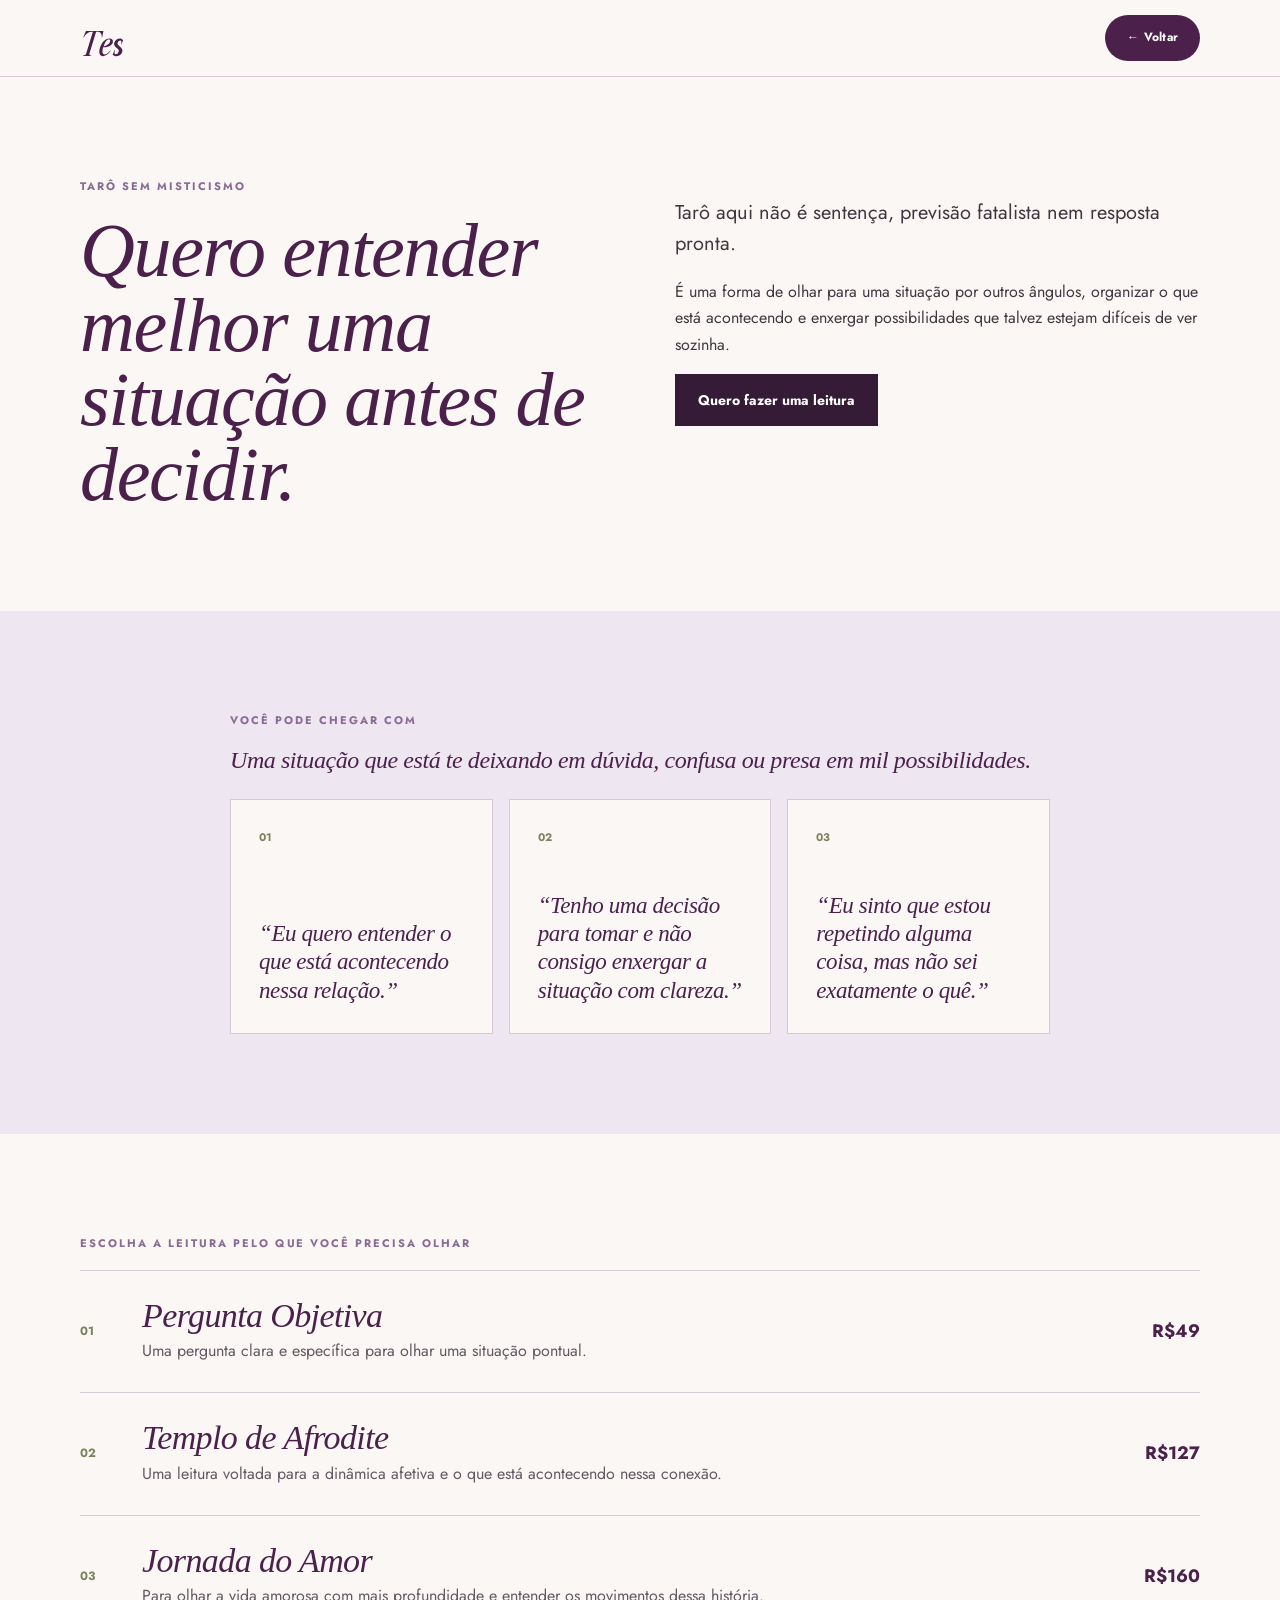
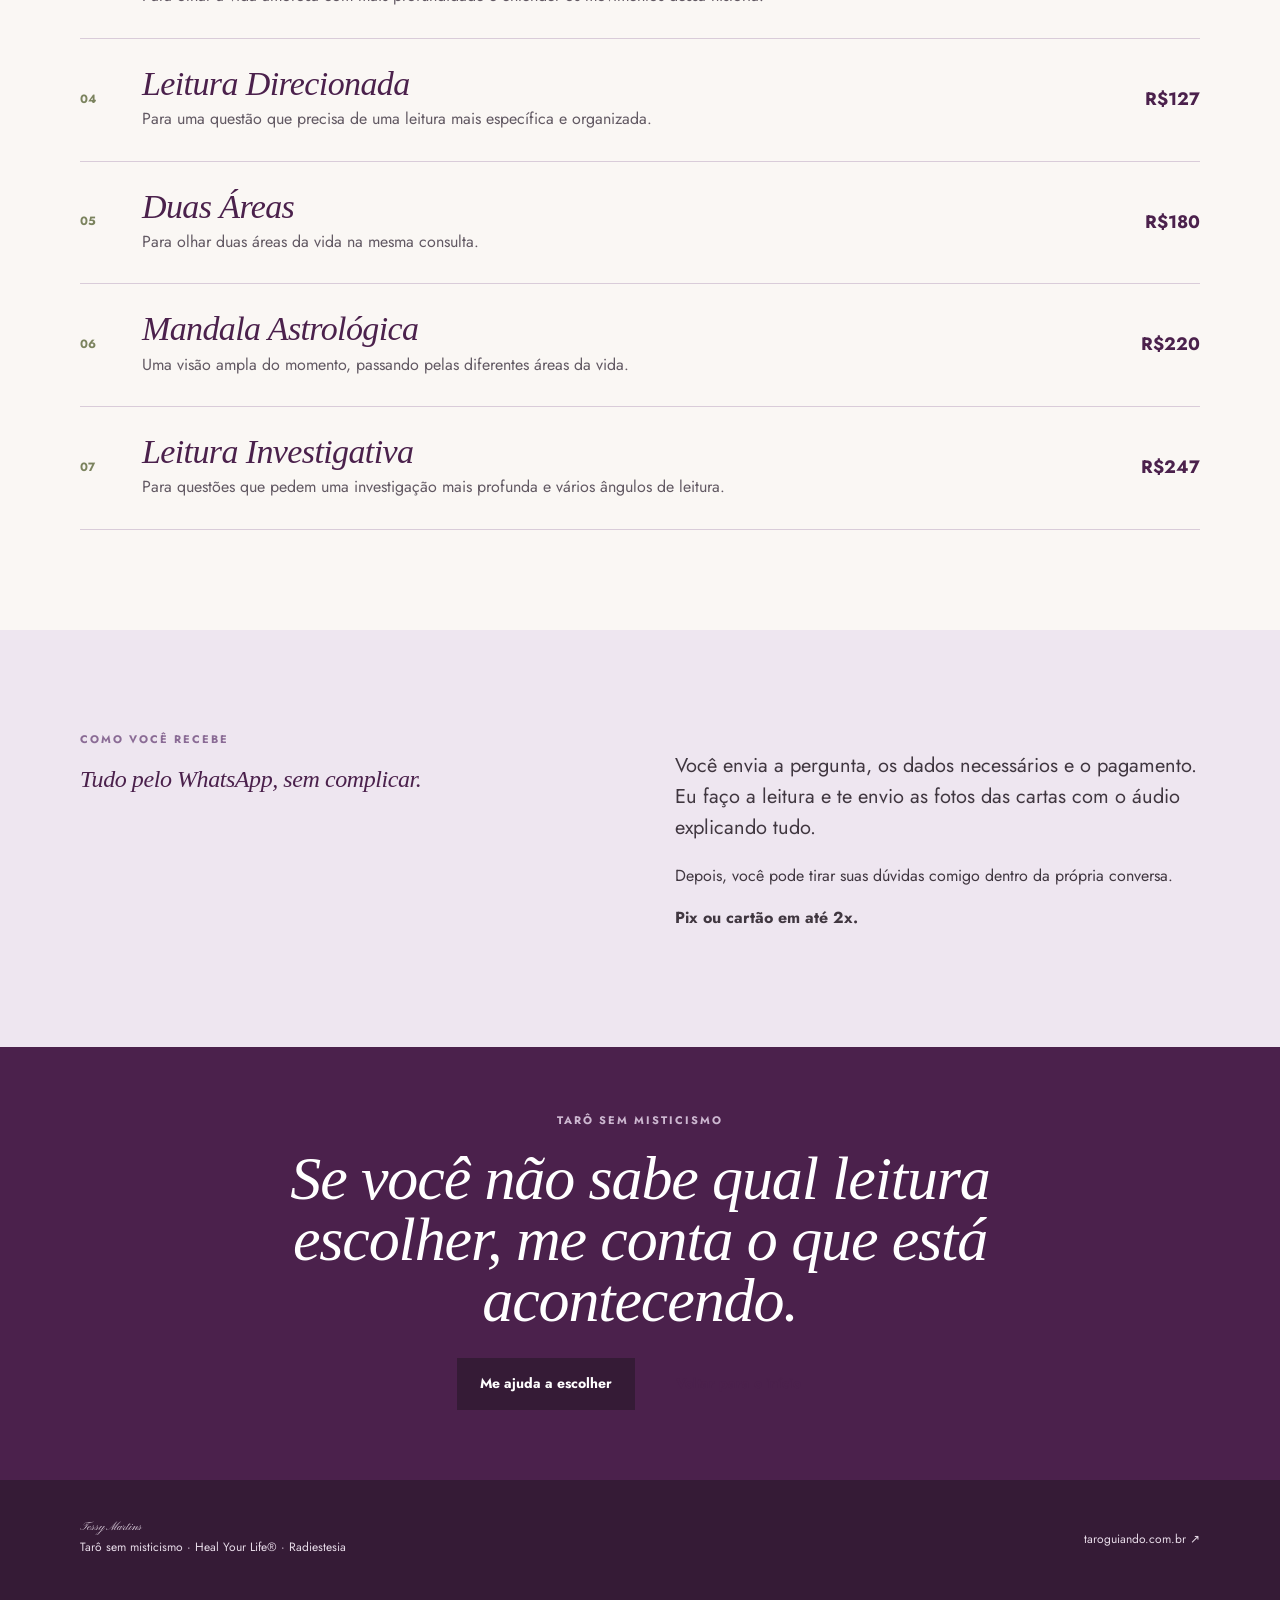
<file: taro.html>
<!doctype html><html lang="pt-BR"><head><meta charset="utf-8"><meta name="viewport" content="width=device-width,initial-scale=1"><meta name="theme-color" content="#4b214c"><title>Tarô sem Misticismo | Tessy Martins</title><meta name="description" content="Leituras de Tarô sem misticismo com Tessy Martins."><link rel="preconnect" href="https://fonts.googleapis.com"><link rel="preconnect" href="https://fonts.gstatic.com" crossorigin><link href="https://fonts.googleapis.com/css2?family=Jost:wght@400;500;600;700&family=Pinyon+Script&display=swap" rel="stylesheet"><link rel="stylesheet" href="style.css"></head><body><header class="site-header"><div class="shell header-inner"><a class="brand" href="./index.html"><img src="./assets/tessy-wordmark.svg" alt="Tessy Martins" width="190"></a><a class="header-link" href="./index.html">← Voltar</a></div></header><main><section class="volta-page-hero"><div class="shell two"><div><p class="eyebrow">TARÔ SEM MISTICISMO</p><h1>Quero entender melhor uma situação antes de decidir.</h1></div><div><p class="large">Tarô aqui não é sentença, previsão fatalista nem resposta pronta.</p><p>É uma forma de olhar para uma situação por outros ângulos, organizar o que está acontecendo e enxergar possibilidades que talvez estejam difíceis de ver sozinha.</p><a class="btn dark" href="https://wa.me/5519998140787?text=Oi%2C%20Tessy.%20Vim%20pelo%20seu%20Instagram%20e%20quero%20fazer%20uma%20leitura%20de%20Tar%C3%B4." target="_blank" rel="noopener">Quero fazer uma leitura</a></div></div></section><section class="tint volta-page-section"><div class="shell narrow"><p class="eyebrow">VOCÊ PODE CHEGAR COM</p><h2>Uma situação que está te deixando em dúvida, confusa ou presa em mil possibilidades.</h2><div class="recognition-grid single"><div><span>01</span><p>“Eu quero entender o que está acontecendo nessa relação.”</p></div><div><span>02</span><p>“Tenho uma decisão para tomar e não consigo enxergar a situação com clareza.”</p></div><div><span>03</span><p>“Eu sinto que estou repetindo alguma coisa, mas não sei exatamente o quê.”</p></div></div></div></section><section class="volta-page-section"><div class="shell"><p class="eyebrow">ESCOLHA A LEITURA PELO QUE VOCÊ PRECISA OLHAR</p><div class="tarot-list"><article><span>01</span><div><h2>Pergunta Objetiva</h2><p>Uma pergunta clara e específica para olhar uma situação pontual.</p></div><strong>R$49</strong></article><article><span>02</span><div><h2>Templo de Afrodite</h2><p>Uma leitura voltada para a dinâmica afetiva e o que está acontecendo nessa conexão.</p></div><strong>R$127</strong></article><article><span>03</span><div><h2>Jornada do Amor</h2><p>Para olhar a vida amorosa com mais profundidade e entender os movimentos dessa história.</p></div><strong>R$160</strong></article><article><span>04</span><div><h2>Leitura Direcionada</h2><p>Para uma questão que precisa de uma leitura mais específica e organizada.</p></div><strong>R$127</strong></article><article><span>05</span><div><h2>Duas Áreas</h2><p>Para olhar duas áreas da vida na mesma consulta.</p></div><strong>R$180</strong></article><article><span>06</span><div><h2>Mandala Astrológica</h2><p>Uma visão ampla do momento, passando pelas diferentes áreas da vida.</p></div><strong>R$220</strong></article><article><span>07</span><div><h2>Leitura Investigativa</h2><p>Para questões que pedem uma investigação mais profunda e vários ângulos de leitura.</p></div><strong>R$247</strong></article></div></div></section><section class="volta-page-section tint"><div class="shell two"><div><p class="eyebrow">COMO VOCÊ RECEBE</p><h2>Tudo pelo WhatsApp, sem complicar.</h2></div><div><p class="large">Você envia a pergunta, os dados necessários e o pagamento. Eu faço a leitura e te envio as fotos das cartas com o áudio explicando tudo.</p><p>Depois, você pode tirar suas dúvidas comigo dentro da própria conversa.</p><p><strong>Pix ou cartão em até 2x.</strong></p></div></div></section><section class="final"><div class="shell"><p class="eyebrow">TARÔ SEM MISTICISMO</p><h2>Se você não sabe qual leitura escolher, me conta o que está acontecendo.</h2><div class="actions center"><a class="btn dark" href="https://wa.me/5519998140787?text=Oi%2C%20Tessy.%20Vim%20pelo%20seu%20Instagram%20e%20n%C3%A3o%20sei%20qual%20leitura%20escolher." target="_blank" rel="noopener">Me ajuda a escolher</a><a class="btn outline" href="./index.html">Voltar para o início</a></div></div></section></main><footer><div class="shell footer"><div><a class="footer-signature" href="./index.html">Tessy Martins</a><p>Tarô sem misticismo · Heal Your Life® · Radiestesia</p></div><a href="https://taroguiando.com.br/" target="_blank" rel="noopener">taroguiando.com.br ↗</a></div></footer></body></html>
</file>
<file: style.css>
@font-face{font-family:"Editors Note";src:url("[data-uri]") format("woff2");font-weight:400;font-style:italic;font-display:swap}@import url("https://fonts.googleapis.com/css2?family=Jost:wght@400;500;600;700&family=Pinyon+Script&display=swap");:root{--plum:#4b214c;--deep:#351b36;--lilac:#8a6b95;--soft:#eee6f0;--paper:#faf7f4;--ink:#403740;--muted:#625963;--olive:#7b835e;--line:#d9ccd9}*{box-sizing:border-box}html{scroll-behavior:smooth}.site-header{border-bottom:1px solid var(--line);background:rgba(250,247,244,.96)}.header-inner{min-height:88px;display:flex;align-items:center;justify-content:space-between;gap:24px}.brand{display:inline-flex;align-items:center;text-decoration:none}.brand img{display:block;width:190px;height:auto}.header-link{font-size:12px;font-weight:700;color:var(--plum);text-decoration:none;letter-spacing:.02em}body{margin:0;background:var(--paper);color:var(--ink);font:16px/1.65 "Jost",sans-serif}.shell{width:min(1120px,calc(100% - 40px));margin:auto}.narrow{max-width:820px}.eyebrow{margin:0 0 18px;color:var(--lilac);font-size:11px;letter-spacing:.18em;font-weight:700}h1,h2,h3{font-family:"Editors Note","Times New Roman",serif;font-weight:400;font-style:italic;color:var(--plum);letter-spacing:-.025em}.hero{padding:40px 0 54px}.hero-grid{display:grid;grid-template-columns:270px 1fr;gap:62px;align-items:center;min-height:540px}.hero-photo{position:relative;isolation:isolate}.hero-photo:before{content:"";position:absolute;inset:-12px;z-index:-1;background:url("https://raw.githubusercontent.com/tessyanne14-pixel/-taroguiando-link-bio/main/assets/tessy-hero.jpg") center/cover no-repeat;filter:blur(22px);opacity:.32;transform:scale(1.06)}.hero-photo:after{content:"";position:absolute;inset:18px -18px -18px 18px;border:1px solid #c8afd0;z-index:0}.hero-photo img{display:block;position:relative;z-index:1;width:100%;height:auto;aspect-ratio:auto;object-fit:contain;object-position:center;filter:saturate(.94)}h1{font-size:clamp(52px,6.4vw,82px);line-height:.94;margin:0}.hero-sub{max-width:650px;margin:28px 0 0;font-size:19px;color:var(--muted)}.hero-question{margin:8px 0 0;font:400 italic clamp(28px,3.2vw,43px)/1.12 "Editors Note","Times New Roman",serif;color:var(--lilac)}.actions{display:flex;flex-wrap:wrap;gap:18px;align-items:center;margin-top:34px}.btn{display:inline-flex;align-items:center;justify-content:center;min-height:52px;padding:13px 22px;border:1px solid var(--plum);text-decoration:none;font-weight:700;font-size:14px}.dark{background:var(--deep);color:white;border-color:var(--deep)}.outline{background:transparent;color:var(--plum)}.text-link{display:inline-flex;gap:9px;align-items:center;font-weight:700;text-decoration:none;font-size:14px}.marquee{overflow:hidden;background:var(--plum);color:#f8f0f8;padding:13px 0;white-space:nowrap}.marquee.light{background:var(--soft);color:var(--plum)}.track{display:inline-flex;align-items:center;gap:26px;min-width:max-content;font-size:11px;font-weight:700;letter-spacing:.18em;animation:move 28s linear infinite}.track b{color:var(--olive)}@keyframes move{to{transform:translateX(-50%)}}.paths,.testimonials{padding:72px 0}.intro{margin-bottom:30px}.intro h2,.recognition h2,.about h2,.volta-detail h2,.final h2{margin:0;font-size:clamp(40px,5.2vw,62px);line-height:.99}.cards{display:grid;grid-template-columns:1.08fr .92fr;gap:18px}.card{min-height:400px;padding:38px;display:flex;flex-direction:column;border:1px solid var(--line);background:var(--paper)}.featured{background:var(--soft);border-color:#d2bfd7}.card-top{display:flex;justify-content:space-between}.card-top span{color:var(--olive);font-size:12px;font-weight:700}.card-top small{color:var(--lilac);font-size:10px;letter-spacing:.16em;font-weight:700}.kicker{margin:30px 0 9px;color:var(--lilac);font-size:11px;letter-spacing:.15em;font-weight:700}.card h3{margin:0 0 18px;font-size:clamp(34px,3.4vw,47px);line-height:1.02}.card>p:not(.kicker){color:var(--muted)}.card-bottom{margin-top:auto;padding-top:28px;border-top:1px solid #d4c4d7}.card-bottom strong{display:block;color:var(--plum);font-size:13px;margin-bottom:13px}.site-card{margin-top:18px;padding:28px 30px;display:flex;align-items:center;justify-content:space-between;gap:25px;text-decoration:none;background:var(--plum);color:#f9f3f9}.site-card .kicker{margin:0 0 5px;color:#cbb8d0}.site-card h3{margin:0;color:white;font-size:35px}.site-card p{margin:6px 0 0;color:#e4d8e5}.site-card>strong{white-space:nowrap;font-size:13px}.tint{background:var(--soft)}.recognition{padding:72px 0}.recognition-grid{display:grid;grid-template-columns:repeat(3,1fr);gap:16px;margin-top:32px}.recognition-grid>div{min-height:235px;padding:28px;background:var(--paper);border:1px solid #d8c9d9;display:flex;flex-direction:column;justify-content:space-between}.recognition-grid span{color:var(--olive);font-size:11px;font-weight:700}.recognition-grid p{margin:30px 0 0;font:400 italic 23px/1.22 "Editors Note","Times New Roman",serif;color:var(--plum)}.closing{max-width:780px;margin:34px 0 0;font-size:18px;font-weight:500}.about{padding:72px 0}.about-grid{display:block;max-width:820px}.about p{max-width:700px}.large{font-size:20px;line-height:1.55}.volta-detail{padding:72px 0;background:#f1e9f2}.two{display:grid;grid-template-columns:1fr 1fr;gap:70px}.steps{margin:35px 0;border-top:1px solid #d4c4d6}.steps div{display:grid;grid-template-columns:45px 1fr;gap:14px;padding:18px 0;border-bottom:1px solid #d4c4d6}.steps span{color:var(--olive);font-size:11px;font-weight:700}.quotes{display:grid;grid-template-columns:repeat(3,1fr);gap:16px}.quotes blockquote{margin:0;min-height:220px;padding:30px;background:var(--paper);border:1px solid #d8c9d9;font:400 italic 24px/1.18 "Editors Note","Times New Roman",serif;color:var(--plum)}.quotes cite{display:block;margin-top:30px;font:600 10px/1.4 "Jost",sans-serif;letter-spacing:.12em;text-transform:uppercase;color:var(--lilac)}.final{padding:82px 0 90px;background:var(--plum);color:#f4eaf5;text-align:center}.final h2{max-width:800px;margin:auto;color:white}.final>div>p:not(.eyebrow){max-width:600px;margin:24px auto 0;color:#e4d8e5;font-size:18px}.final .eyebrow{color:#cdb8d1}.center{justify-content:center}.footer-signature{display:block;margin:0 0 4px;font-family:"Pinyon Script",cursive;font-size:30px;line-height:1;color:#f0e4f1;text-decoration:none}footer{background:var(--deep);color:#e8dce9}.footer{min-height:120px;padding:26px 0;display:flex;align-items:center;justify-content:space-between;gap:25px}.footer .eyebrow{margin-bottom:4px}.footer p:not(.eyebrow){margin:0;font-size:12px}.footer a{font-size:12px;text-decoration:none}@media(max-width:760px){.header-inner{min-height:74px}.brand img{width:150px}.header-link{font-size:11px}.footer-signature{font-size:28px}.shell{width:min(100% - 28px,560px)}.hero{padding:34px 0 62px}.hero-grid{display:flex;flex-direction:column;gap:38px;min-height:auto}.hero-photo{width:min(68vw,300px);margin:auto}.hero h1{font-size:50px}.hero-sub{font-size:17px}.hero-question{font-size:31px}.actions{flex-direction:column;align-items:stretch}.btn{width:100%}.text-link{justify-content:center}.paths,.testimonials,.recognition,.about,.volta-detail{padding:76px 0}.intro h2,.recognition h2,.about h2,.volta-detail h2,.final h2{font-size:44px}.cards,.recognition-grid,.quotes,.two,.about-grid{display:block}.card{min-height:390px;padding:29px}.card h3{font-size:37px}.site-card{display:block;padding:26px}.site-card>strong{display:block;margin-top:20px}.recognition-grid>div{min-height:200px}.quotes blockquote{min-height:0}.about-grid{gap:52px}.final{padding:80px 0 88px}.footer{align-items:flex-start;flex-direction:column}}@media(max-width:370px){.hero h1{font-size:44px}.intro h2,.recognition h2,.about h2,.volta-detail h2,.final h2{font-size:40px}}.volta-page-hero{padding:100px 0;background:var(--paper)}.volta-page-hero h1{font-size:clamp(48px,6vw,76px);line-height:.98;margin:0}.volta-page-section{padding:100px 0}.recognition-grid.single{grid-template-columns:repeat(3,1fr)}.tarot-list{border-top:1px solid var(--line)}.tarot-list article{display:grid;grid-template-columns:40px 1fr auto;gap:22px;align-items:center;padding:28px 0;border-bottom:1px solid var(--line)}.tarot-list article>span{color:var(--olive);font-size:12px;font-weight:700}.tarot-list h2{margin:0 0 6px;font-size:34px}.tarot-list p{margin:0;color:var(--muted)}.tarot-list strong{color:var(--plum);font-size:18px;white-space:nowrap}@media(max-width:760px){.volta-page-hero,.volta-page-section{padding:72px 0}.recognition-grid.single{grid-template-columns:1fr}.tarot-list article{grid-template-columns:30px 1fr}.tarot-list article>strong{grid-column:2}.tarot-list h2{font-size:30px}}.tarot-bridge{padding:78px 0;background:var(--paper)}.tarot-bridge .intro{margin-bottom:34px}.tarot-bridge .large{max-width:760px}.investment{padding:78px 0}.price-grid{display:grid;grid-template-columns:1fr 1fr;gap:18px}.price-grid article{padding:34px;background:var(--paper);border:1px solid var(--line)}.price-grid h3{margin:0 0 6px;font-size:42px;line-height:1}.price-grid strong{display:block;margin:8px 0 18px;font:400 42px/1 "Jost",sans-serif;color:var(--plum)}.price-grid p:not(.kicker){max-width:520px;color:var(--muted)}.price-grid span{display:inline-block;margin-top:12px;color:var(--lilac);font-size:11px;letter-spacing:.12em;text-transform:uppercase;font-weight:700}.faq{padding:84px 0;background:var(--paper)}.faq-grid{display:grid;grid-template-columns:.8fr 1.2fr;gap:70px}.faq-list{border-top:1px solid var(--line)}details{border-bottom:1px solid var(--line);padding:0}summary{cursor:pointer;list-style:none;padding:20px 34px 20px 0;position:relative;font-weight:600;color:var(--plum)}summary::-webkit-details-marker{display:none}summary:after{content:"+";position:absolute;right:4px;top:17px;color:var(--olive);font-size:20px;font-weight:400}details[open] summary:after{content:"−"}details p{margin:0;padding:0 30px 22px 0;color:var(--muted)}.two-quotes{grid-template-columns:1fr 1fr}.light-btn{background:#f7eef8;color:var(--plum);border-color:#f7eef8}.light-link{color:#f7eef8}.final .light-link{text-decoration:underline;text-underline-offset:4px}@media(max-width:760px){.tarot-bridge,.investment,.faq{padding:72px 0}.price-grid,.faq-grid{display:block}.price-grid article+article{margin-top:14px}.faq-grid>div:first-child{margin-bottom:38px}.price-grid h3{font-size:38px}.price-grid strong{font-size:36px}.two-quotes{display:block}.two-quotes blockquote+blockquote{margin-top:14px}.tarot-bridge .site-card h3{font-size:31px}}.brand-name{display:inline-flex;align-items:baseline;gap:7px;color:var(--plum);font:600 21px/1 "Jost",sans-serif;letter-spacing:-.03em}.brand-name strong{font-weight:700;letter-spacing:-.05em}.recognition .actions{margin-top:28px}.testimonials .actions{margin-top:34px}.testimonials .center{justify-content:center}.testimonials .btn{min-width:230px}@media(max-width:760px){.brand-name{font-size:19px}.recognition .actions .btn,.testimonials .actions .btn{width:100%}}
.volta-intro{padding:82px 0;background:var(--paper)}
.promise-grid{display:grid;grid-template-columns:repeat(3,1fr);gap:16px;margin-top:38px}
.promise-grid>div{padding:28px;background:var(--soft);border:1px solid #d8c9d9}
.promise-grid span{display:block;color:var(--lilac);font-size:10px;letter-spacing:.15em;font-weight:700}
.promise-grid p{margin:16px 0 0;color:var(--plum);font-size:17px;line-height:1.45}
.objection{padding:82px 0;background:var(--deep);color:#eee3ef}
.objection h2{color:white}
.objection .eyebrow{color:#cdb8d1}
.objection .large{color:#f1e7f2}
.objection p{max-width:620px}
.first-step{padding:84px 0;background:var(--soft)}
.first-price{display:flex;align-items:baseline;gap:18px;padding-bottom:18px;border-bottom:1px solid #d4c4d6}
.first-price span{color:var(--lilac);font-size:11px;letter-spacing:.15em;font-weight:700}
.first-price strong{font:500 42px/1 "Jost",sans-serif;color:var(--plum)}
.payment-note{margin-top:20px;color:var(--lilac);font-size:11px;letter-spacing:.09em;text-transform:uppercase;font-weight:700}
.first-step .actions{margin-top:28px}
@media(max-width:760px){
 .volta-intro,.objection,.first-step{padding:72px 0}
 .promise-grid{display:block;margin-top:30px}
 .promise-grid>div+div{margin-top:14px}
 .objection .two{display:block}
 .objection .two>div+div{margin-top:38px}
 .first-step .two{display:block}
 .first-step .two>div+div{margin-top:38px}
 .first-price strong{font-size:36px}
}
/* Editorial refinements */
h1,h2,h3,.hero-question,.recognition-grid p,.quotes blockquote{font-feature-settings:"ss01" 1;font-variant-ligatures:common-ligatures}
a{color:var(--plum)}
.text-link{color:var(--plum);text-underline-offset:4px}
.text-link:hover{color:var(--lilac)}
.footer>a{color:#e8dce9}
.brand-name{font-family:"Jost",sans-serif}
.hero-grid{grid-template-columns:320px 1fr;gap:70px}
.hero-photo:after{inset:24px -22px -22px 22px}
.visual-break{padding:92px 0;background:var(--deep);color:#eee3ef;overflow:hidden}
.visual-break-inner{position:relative}
.visual-break-mark{display:block;color:var(--olive);font-size:18px;margin-bottom:20px}
.visual-break h2{max-width:900px;margin:0;color:#fff;font-size:clamp(52px,7vw,92px);line-height:.92}
.visual-break h2 em{color:#d7c0da;font-weight:400}
.visual-break p:last-child{max-width:500px;margin:28px 0 0;color:#d9cbdc;font-size:18px}
.workshop-quotes{grid-template-columns:repeat(3,1fr)}
.workshop-quotes blockquote{min-height:300px;display:flex;flex-direction:column;justify-content:space-between}
.workshop-quotes cite{margin-top:26px}
.site-card,.btn,.recognition-grid>div,.promise-grid>div,.quotes blockquote{transition:transform .2s ease,box-shadow .2s ease,border-color .2s ease}
.recognition-grid>div:hover,.promise-grid>div:hover,.quotes blockquote:hover{transform:translateY(-3px);box-shadow:0 14px 32px rgba(75,33,76,.08);border-color:#c5aec9}
.btn:hover{transform:translateY(-2px)}
@media(max-width:760px){
 .hero-grid{display:flex;gap:42px}
 .hero-photo{width:min(74vw,320px)}
 .visual-break{padding:76px 0}
 .visual-break h2{font-size:48px}
 .workshop-quotes{display:block}
 .workshop-quotes blockquote+blockquote{margin-top:14px}
}

/* Final typography + spacing pass */
h1,h2,h3,.hero-question,.recognition-grid p,.quotes blockquote,.visual-break h2{
  font-family:"Editors Note","Times New Roman",serif !important;
  font-style:italic !important;
  font-weight:400 !important;
  font-synthesis:none;
  font-feature-settings:normal;
  font-variant-ligatures:normal;
  letter-spacing:-.018em;
}
h1,h2,h3{line-height:.98}
section{scroll-margin-top:88px}
.paths,.testimonials,.recognition,.about,.volta-detail{padding-top:56px;padding-bottom:56px}
.volta-intro{padding-top:60px;padding-bottom:60px}
.objection{padding-top:60px;padding-bottom:60px}
.first-step{padding-top:62px;padding-bottom:62px}
.tarot-bridge,.investment,.faq{padding-top:58px;padding-bottom:58px}
.visual-break{padding-top:64px;padding-bottom:64px}
.final{padding-top:64px;padding-bottom:70px}
.promise-grid{margin-top:28px}
.recognition-grid{margin-top:26px}
.intro{margin-bottom:24px}
.actions{margin-top:26px}
@media(max-width:760px){
  .paths,.testimonials,.recognition,.about,.volta-detail{padding-top:52px;padding-bottom:52px}
  .volta-intro,.objection,.first-step{padding-top:58px;padding-bottom:58px}
  .tarot-bridge,.investment,.faq{padding-top:54px;padding-bottom:54px}
  .visual-break{padding-top:58px;padding-bottom:58px}
  .final{padding-top:60px;padding-bottom:64px}
  .intro{margin-bottom:20px}
  .actions{margin-top:22px}
}

/* Final mobile rhythm + real Editors Note swash + portrait background blur */
h1,h2,h3,.hero-question,.recognition-grid p,.quotes blockquote,.visual-break h2{
  font-feature-settings:"ss01" 1 !important;
  font-variant-ligatures:normal;
}
.hero-photo{
  position:relative;
  isolation:isolate;
  overflow:visible;
}
.hero-photo:before{
  content:"";
  position:absolute;
  inset:-18px;
  z-index:0;
  background:url("https://raw.githubusercontent.com/tessyanne14-pixel/-taroguiando-link-bio/main/assets/tessy-hero.jpg") center/cover no-repeat;
  filter:blur(18px);
  transform:scale(1.05);
  opacity:.95;
}
.hero-photo img{
  position:relative;
  z-index:1;
  clip-path:polygon(
    4% 9%, 12% 3%, 28% 0%, 45% 1%, 55% 5%, 59% 12%, 58% 20%,
    60% 28%, 64% 34%, 72% 39%, 84% 43%, 100% 49%, 100% 100%,
    0 100%, 0 90%, 4% 80%, 3% 70%, 0 64%, 3% 55%, 5% 48%,
    4% 40%, 3% 32%, 4% 24%, 4% 16%
  );
}
.hero-photo:after{
  z-index:2;
}
@media(max-width:760px){
  .hero{padding-top:24px;padding-bottom:30px}
  .hero-grid{gap:28px}
  .paths,.testimonials,.recognition,.about,.volta-detail{padding-top:40px;padding-bottom:40px}
  .volta-intro,.objection,.first-step{padding-top:44px;padding-bottom:44px}
  .tarot-bridge,.investment,.faq{padding-top:42px;padding-bottom:42px}
  .visual-break{padding-top:46px;padding-bottom:46px}
  .final{padding-top:48px;padding-bottom:54px}
  .promise-grid{margin-top:22px}
  .recognition-grid{margin-top:20px}
  .intro{margin-bottom:16px}
  .actions{margin-top:18px}
  .recognition-grid>div{padding:24px}
  .quotes blockquote{padding:26px}
}

/* Testimonial cards: let each quote define its own height */
.workshop-quotes blockquote{
  min-height:0 !important;
  display:block !important;
  height:auto !important;
  justify-content:initial !important;
}
.workshop-quotes cite{
  margin-top:22px !important;
}
@media(max-width:760px){
  .workshop-quotes blockquote{
    min-height:0 !important;
    padding:24px !important;
  }
  .workshop-quotes blockquote+blockquote{margin-top:12px !important}
  .workshop-quotes cite{margin-top:18px !important}
}

/* Visual redesign: editorial landing layout */
.header-inner{min-height:76px}
.header-nav{display:flex;align-items:center;gap:28px;margin-left:auto}
.header-nav a{color:var(--ink);text-decoration:none;font-size:12px;font-weight:500}
.header-nav a:hover{color:var(--plum)}
.header-link{background:var(--plum);color:#fff !important;padding:13px 22px;border-radius:999px}
.hero{padding:34px 0 46px}
.hero-grid{grid-template-columns:minmax(0,1fr) 420px;gap:58px;min-height:560px}
.hero-grid>div:last-child{grid-column:1;grid-row:1;align-self:center}
.hero-photo{grid-column:2;grid-row:1;width:100%;align-self:stretch}
.hero-photo img{width:100%;height:100%;object-fit:cover;object-position:center top}
.hero-photo:before{inset:0;filter:blur(16px);opacity:.35}
.hero-photo:after{inset:28px -18px -18px 28px}
.hero h1{font-size:clamp(56px,6vw,82px);max-width:760px}
.hero-sub{max-width:610px}
.hero-question{max-width:640px}
.benefit-strip{background:var(--paper);border-top:1px solid var(--line);border-bottom:1px solid var(--line);padding:30px 0}
.benefit-grid{display:grid;grid-template-columns:repeat(4,1fr)}
.benefit-grid>div{text-align:center;padding:12px 24px;border-right:1px solid var(--line)}
.benefit-grid>div:last-child{border-right:0}
.benefit-icon{display:flex;width:42px;height:42px;margin:0 auto 10px;border:1px solid #cdb9d0;border-radius:50%;align-items:center;justify-content:center;color:var(--plum);font-size:21px}
.benefit-grid h3{margin:0;font:400 25px/1.05 "Editors Note","Times New Roman",serif;color:var(--plum);font-style:italic}
.benefit-grid p{margin:7px auto 0;max-width:190px;color:var(--muted);font-size:13px;line-height:1.4}
.visual-break{padding:78px 0}
.visual-break-inner{display:grid;grid-template-columns:1.15fr .85fr;gap:70px;align-items:center}
.visual-break-inner .eyebrow,.visual-break-inner h2{grid-column:1}
.visual-break-inner>p:last-child{grid-column:2;grid-row:2;margin:0;border-left:1px solid #8c718f;padding-left:34px}
.visual-break h2{font-size:clamp(54px,6.5vw,88px)}
.testimonials{padding:64px 0}
.workshop-quotes blockquote{min-height:0 !important}
.about{padding:64px 0}
@media(max-width:760px){
 .header-inner{min-height:70px}
 .header-nav{display:none}
 .header-link{padding:11px 16px;font-size:10px}
 .hero{padding:28px 0 34px}
 .hero-grid{display:flex;flex-direction:column;gap:28px;min-height:auto}
 .hero-grid>div:last-child{order:1}
 .hero-photo{order:2;width:min(88vw,420px);height:auto}
 .hero-photo img{height:auto;aspect-ratio:4/5;object-fit:cover}
 .hero h1{font-size:50px}
 .benefit-strip{padding:14px 0}
 .benefit-grid{grid-template-columns:1fr 1fr}
 .benefit-grid>div{padding:18px 10px;border-right:1px solid var(--line);border-bottom:1px solid var(--line)}
 .benefit-grid>div:nth-child(2),.benefit-grid>div:nth-child(4){border-right:0}
 .benefit-grid>div:nth-child(3),.benefit-grid>div:nth-child(4){border-bottom:0}
 .benefit-grid h3{font-size:23px}
 .visual-break{padding:52px 0}
 .visual-break-inner{display:block}
 .visual-break-inner>p:last-child{margin-top:28px;padding-left:18px}
 .visual-break h2{font-size:48px}
}

/* High-conversion editorial refinement */
.visual-break{padding:42px 0 48px !important}.visual-break-inner{gap:42px !important}
.method-origin{padding:78px 0;background:var(--deep);color:#eee3ef;overflow:hidden}.method-origin-grid{display:grid;grid-template-columns:1fr 1fr;gap:72px;align-items:start}.method-origin h2{color:#fff;max-width:720px}.method-origin .large{color:#eee3ef}.method-origin p{max-width:650px}.method-origin blockquote{margin:34px 0 0;padding:22px 0 0;border-top:1px solid rgba(255,255,255,.22);font:italic 29px/1.2 "Editors Note","Times New Roman",serif;color:#fff}.method-origin blockquote cite{display:block;margin-top:10px;font:600 10px/1.3 "Jost",sans-serif;letter-spacing:.12em;text-transform:uppercase;color:#cdb8d1}.method-origin .eyebrow{color:#cdb8d1}.tools-grid{display:grid;grid-template-columns:1fr 1fr;gap:12px;margin-top:24px}.tools-grid>div{padding:20px;background:rgba(255,255,255,.045);border:1px solid rgba(255,255,255,.13);min-height:142px}.tools-grid span{font:600 10px/1 "Jost",sans-serif;letter-spacing:.12em;color:#cdb8d1}.tools-grid h3{font-size:25px;margin:18px 0 8px;color:#fff}.tools-grid p{margin:0;color:#d9ccd9;font-size:13px;line-height:1.45}.tools-note{margin-top:16px;color:#cdb8d1 !important;font-size:12px;line-height:1.5}.final .light-link,.light-link{color:#f4eaf5 !important;text-decoration-color:rgba(244,234,245,.55);text-underline-offset:4px}.final .light-link:hover,.light-link:hover{color:#fff !important}
@media(max-width:760px){.visual-break{padding:34px 0 40px !important}.visual-break-inner{gap:28px !important}.method-origin{padding:58px 0}.method-origin-grid{display:block}.method-origin-grid>div+div{margin-top:42px}.tools-grid{grid-template-columns:1fr}.tools-grid>div{min-height:0}}

/* Final correction: use the portrait as-is, without blur, clipping or artificial background */
.hero-photo:before{display:none !important}
.hero-photo:after{inset:14px -16px -16px 16px !important;border:1px solid #b99fbd !important}
.hero-photo img{
  width:253px !important;
  height:450px !important;
  max-width:100% !important;
  aspect-ratio:auto !important;
  object-fit:contain !important;
  object-position:center !important;
  clip-path:none !important;
  filter:none !important;
}
@media(max-width:760px){
  .hero-photo{width:253px !important;height:450px !important;max-width:88vw !important}
  .hero-photo img{width:253px !important;height:450px !important;object-fit:contain !important;clip-path:none !important}
}
/* Tighten the two mobile transitions that were leaving too much empty space */
@media(max-width:760px){
  .first-step{padding-top:34px !important;padding-bottom:38px !important}
  .about{padding-top:40px !important;padding-bottom:28px !important}
  .faq{padding-top:34px !important;padding-bottom:42px !important}
  .about .text-link{margin-top:2px}
}

/* Mobile compression pass: reduce vertical gaps without making the layout cramped */
@media(max-width:760px){
  .objection{padding-top:38px !important;padding-bottom:24px !important}
  .objection .two>div+div{margin-top:22px !important}
  .objection p{margin-top:12px !important;margin-bottom:0 !important}
  .objection .large{margin-top:0 !important}
  .visual-break{padding-top:24px !important;padding-bottom:30px !important}
  .visual-break-mark{margin-bottom:12px !important}
  .visual-break h2{margin-top:0 !important}
  .visual-break p:last-child{margin-top:18px !important}
  .volta-detail{padding-top:38px !important;padding-bottom:40px !important}
  .method-origin{padding-top:42px !important;padding-bottom:44px !important}
  .trust-check{padding-top:40px !important;padding-bottom:42px !important}
  .testimonials{padding-top:40px !important;padding-bottom:42px !important}
}

/* Individual testimonial */
.individual-testimonial .intro{margin-bottom:34px}
.single-quote{max-width:920px;margin:0 auto}
.single-quote blockquote{margin:0;padding:48px 56px;background:var(--paper);border:1px solid #d8c9d9;box-shadow:0 18px 45px rgba(75,33,76,.07);font-size:21px;line-height:1.65;color:var(--ink)}
.single-quote blockquote:before{content:"“";display:block;font-family:"Editors Note",Georgia,serif;font-size:74px;line-height:.55;color:var(--lilac);margin-bottom:24px}
.single-quote cite{display:block;margin-top:28px;font-family:Jost,sans-serif;font-style:normal;font-size:12px;line-height:1.4;letter-spacing:.08em;text-transform:uppercase;color:var(--olive)}
@media(max-width:760px){
 .individual-testimonial .intro{margin-bottom:22px}
 .single-quote blockquote{padding:32px 24px;font-size:17px;line-height:1.6}
 .single-quote blockquote:before{font-size:58px;margin-bottom:20px}
 .single-quote cite{margin-top:22px}
}
/* Header signature: match the main site's Editors Note treatment */
.brand-name{
  font-family:"Editors Note","Times New Roman",serif !important;
  font-style:italic !important;
  font-weight:400 !important;
  font-feature-settings:"ss01" 1;
  font-size:31px !important;
  line-height:.9 !important;
  letter-spacing:-.035em !important;
  color:var(--plum) !important;
}
@media(max-width:760px){
  .brand-name{
    font-size:27px !important;
  }
}

/* Conversion pass: stronger bridge + shorter mobile reading rhythm */
.mid-cta{padding:58px 0;background:var(--paper);border-top:1px solid var(--line);border-bottom:1px solid var(--line)}
.mid-cta-inner{max-width:860px;text-align:center}
.mid-cta h2{max-width:820px;margin:0 auto;font-size:clamp(42px,5vw,66px)}
.mid-cta p:not(.eyebrow){max-width:650px;margin:20px auto 0;color:var(--muted);font-size:17px;line-height:1.55}
.mid-cta .btn{margin-top:24px}
@media(max-width:760px){
  .mid-cta{padding:42px 0}
  .mid-cta h2{font-size:42px}
  .mid-cta p:not(.eyebrow){font-size:16px;margin-top:16px}
  .mid-cta .btn{margin-top:20px}
  .method-origin{padding-top:38px !important;padding-bottom:40px !important}
  .method-origin-grid>div+div{margin-top:28px !important}
  .tools-grid{gap:8px !important;margin-top:18px !important}
  .tools-grid>div{padding:17px !important}
  .tools-grid h3{margin:12px 0 6px !important}
  .trust-grid h3{font-size:27px !important}
}


/* Final specialist conversion pass: presence, qualification and editorial restraint */
.human-presence{
  padding:76px 0;
  background:var(--paper);
  border-top:1px solid var(--line);
  border-bottom:1px solid var(--line);
}
.human-presence-inner{
  display:grid;
  grid-template-columns:.9fr 1.1fr;
  gap:80px;
  align-items:start;
}
.human-presence h2{max-width:650px}
.human-presence-inner>div:last-child{max-width:650px}
.human-presence-inner p{color:var(--muted)}
.human-presence-inner .large{color:var(--ink);margin-top:0}
.human-note{
  margin-top:30px !important;
  padding-top:22px;
  border-top:1px solid var(--line);
  color:var(--plum) !important;
}
.objection-close{
  margin-top:28px !important;
  padding-top:24px;
  border-top:1px solid rgba(255,255,255,.18);
  color:#f4eaf5 !important;
}
.qualification{
  padding:76px 0;
  background:#fbf8fb;
  border-top:1px solid var(--line);
  border-bottom:1px solid var(--line);
}
.qualification-inner{max-width:1040px}
.qualification-list{
  margin-top:42px;
  border-top:1px solid #d8c9d9;
}
.qualification-list>div{
  display:grid;
  grid-template-columns:48px 1fr;
  gap:22px;
  align-items:start;
  padding:24px 0;
  border-bottom:1px solid #d8c9d9;
}
.qualification-list span{
  color:var(--lilac);
  font:600 11px/1 "Jost",sans-serif;
  letter-spacing:.1em;
  padding-top:5px;
}
.qualification-list p{
  margin:0;
  max-width:780px;
  color:var(--ink);
  font-size:18px;
  line-height:1.45;
}
.qualification-closing{
  margin:28px 0 0;
  color:var(--plum);
  font:italic 24px/1.25 "Editors Note","Times New Roman",serif;
}
.imagine-grid{
  background:transparent !important;
  border:0 !important;
  border-top:1px solid #d8c9d9;
  border-left:0;
  gap:0 !important;
}
.imagine-card{
  background:transparent !important;
  border-bottom:1px solid #d8c9d9;
  border-right:1px solid #d8c9d9;
  padding:38px 42px !important;
}
.imagine-card:nth-child(even){border-right:0}
.imagine-card h3{max-width:620px}
.imagine-card p{max-width:590px}
.imagine-card span{letter-spacing:.12em}
.imagine-closing{max-width:820px}
@media(max-width:760px){
  .human-presence{padding:48px 0}
  .human-presence-inner{display:block}
  .human-presence-inner>div+div{margin-top:24px}
  .human-note{margin-top:22px !important;padding-top:18px}
  .objection-close{margin-top:22px !important;padding-top:20px}
  .qualification{padding:48px 0}
  .qualification-list{margin-top:28px}
  .qualification-list>div{grid-template-columns:34px 1fr;gap:14px;padding:20px 0}
  .qualification-list p{font-size:16px}
  .qualification-closing{font-size:21px;margin-top:22px}
  .imagine-grid{border-top:1px solid #d8c9d9 !important}
  .imagine-card,
  .imagine-card:nth-child(even){
    border-right:0 !important;
    padding:28px 0 !important;
  }
}


/* Hero portrait solution: turn the phone photo into an intentional editorial portrait */
.hero-photo{
  width:420px !important;
  height:560px !important;
  background:#eee6f0 !important;
  border:1px solid #d8c9d9 !important;
  display:flex !important;
  align-items:flex-end !important;
  justify-content:center !important;
  overflow:visible !important;
  position:relative !important;
  padding-bottom:24px !important;
}
.hero-photo:before{
  display:block !important;
  content:"" !important;
  position:absolute !important;
  width:286px !important;
  height:486px !important;
  left:50% !important;
  bottom:24px !important;
  transform:translateX(-50%) !important;
  background:#faf7f4 !important;
  z-index:0 !important;
}
.hero-photo:after{
  content:"" !important;
  position:absolute !important;
  inset:18px -14px -14px 18px !important;
  border:1px solid #b99fbd !important;
  z-index:0 !important;
}
.hero-photo img{
  position:relative !important;
  z-index:1 !important;
  width:253px !important;
  height:450px !important;
  max-width:none !important;
  object-fit:cover !important;
  object-position:center !important;
  clip-path:none !important;
  filter:saturate(.82) contrast(.98) !important;
}
.hero-photo:global{box-sizing:border-box}
@media(max-width:760px){
  .hero-photo{
    width:min(88vw,360px) !important;
    height:500px !important;
    padding-bottom:18px !important;
  }
  .hero-photo:before{
    width:274px !important;
    height:456px !important;
    bottom:18px !important;
  }
  .hero-photo img{
    width:253px !important;
    height:450px !important;
  }
}

/* Tools: compact editorial cards */
.tools-grid{
  grid-template-columns:repeat(3,minmax(0,1fr)) !important;
  gap:10px !important;
  margin-top:20px !important;
}
.tools-grid>div{
  min-height:0 !important;
  padding:16px 15px !important;
  background:rgba(255,255,255,.04) !important;
  border:1px solid rgba(255,255,255,.12) !important;
}
.tools-grid span{
  font-size:9px !important;
}
.tools-grid h3{
  font-size:20px !important;
  margin:11px 0 6px !important;
  line-height:1 !important;
}
.tools-grid p{
  font-size:11px !important;
  line-height:1.35 !important;
}
.tools-note{
  margin-top:12px !important;
  font-size:11px !important;
}
@media(max-width:760px){
  .tools-grid{
    grid-template-columns:repeat(2,minmax(0,1fr)) !important;
    gap:8px !important;
    margin-top:16px !important;
  }
  .tools-grid>div{
    padding:15px 13px !important;
    min-height:118px !important;
  }
  .tools-grid h3{
    font-size:18px !important;
    margin:9px 0 5px !important;
  }
  .tools-grid p{
    font-size:11px !important;
    line-height:1.32 !important;
  }
  .tools-note{
    font-size:10px !important;
    line-height:1.4 !important;
  }
}


/* Outcome section: make the desired change feel concrete */
.what-changes{
  padding:78px 0;
  background:var(--paper);
  border-top:1px solid var(--line);
  border-bottom:1px solid var(--line);
}
.what-changes .two{
  display:grid;
  grid-template-columns:.9fr 1.1fr;
  gap:80px;
  align-items:start;
}
.what-changes .large{margin-top:0;color:var(--ink)}
.what-changes p:not(.eyebrow){max-width:650px;color:var(--muted)}
.what-changes-close{
  margin-top:30px !important;
  padding-top:24px;
  border-top:1px solid var(--line);
  color:var(--plum) !important;
}
@media(max-width:760px){
  .what-changes{padding:48px 0}
  .what-changes .two{display:block}
  .what-changes .two>div+div{margin-top:24px}
  .what-changes p:not(.eyebrow){margin-top:12px}
  .what-changes-close{margin-top:22px !important;padding-top:20px}
}
</file>
